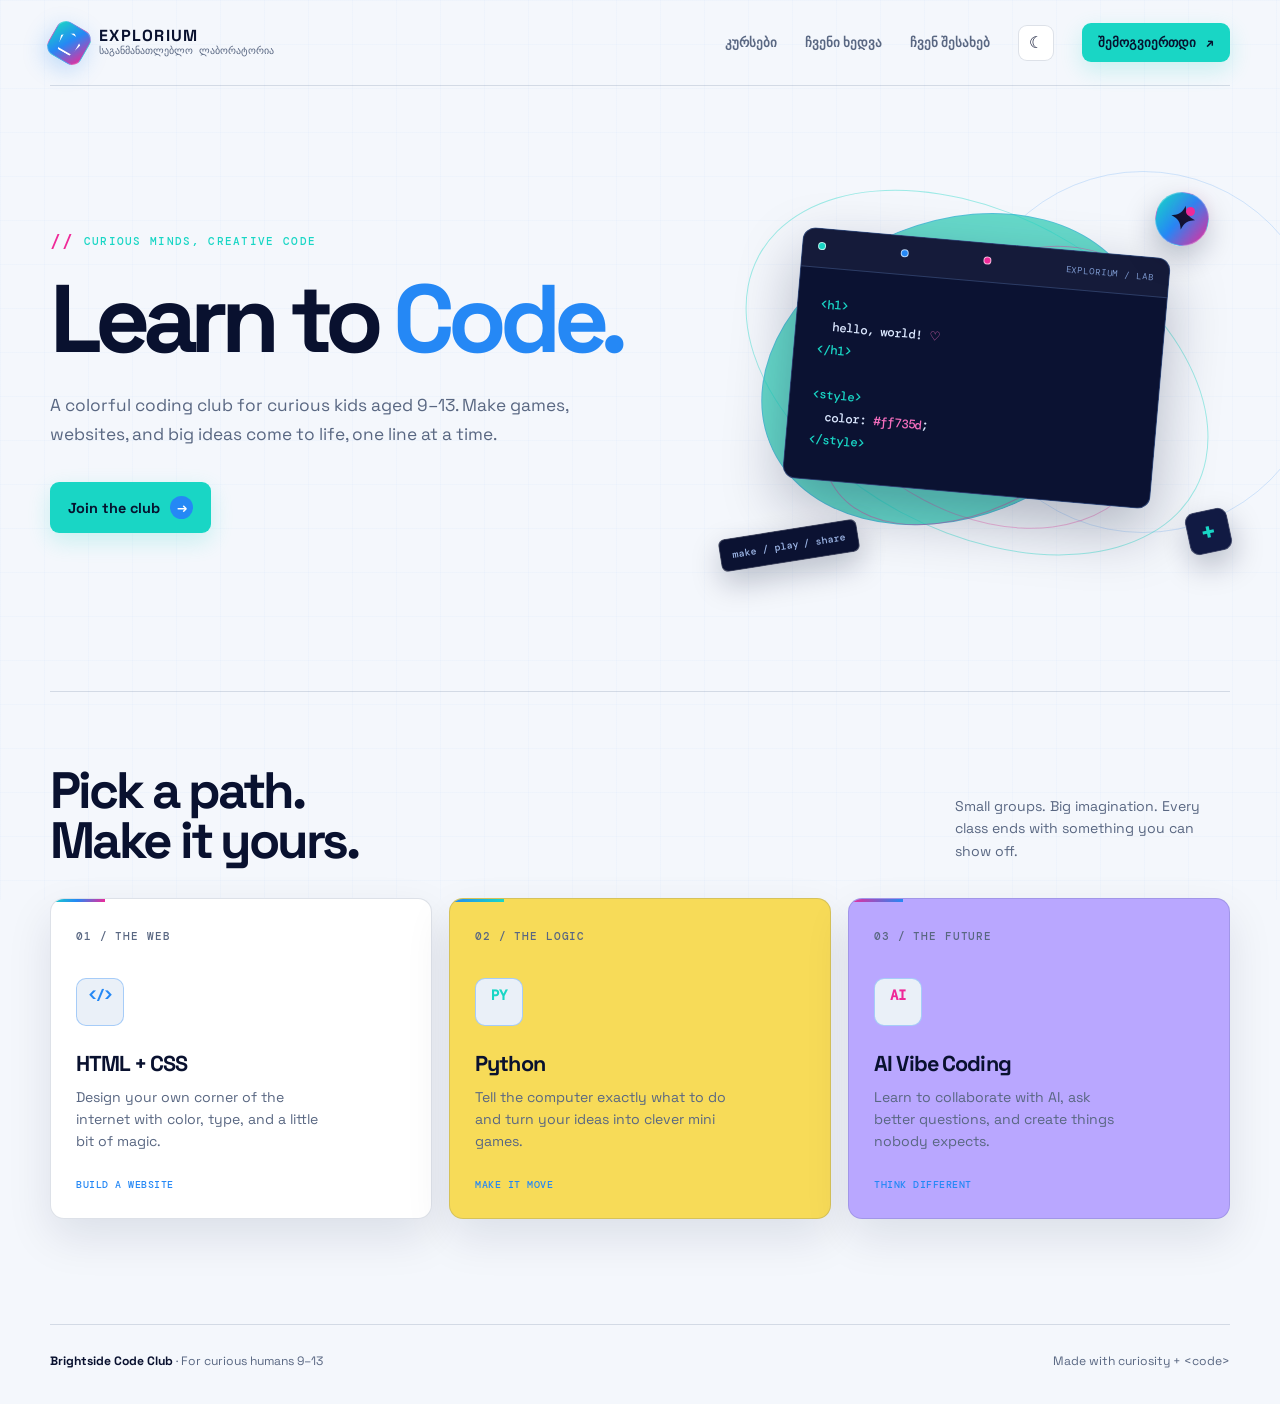
<file: index.html>
<!DOCTYPE html>
<html lang="en">
<head>
	<meta charset="UTF-8" />
	<meta name="viewport" content="width=device-width, initial-scale=1.0" />
	<meta name="description" content="Brightside Code Club helps curious kids learn to build with HTML, Python, and AI." />
	<title>Brightside Code Club | Learn to Code</title>
	<link rel="preconnect" href="https://fonts.googleapis.com" />
	<link rel="preconnect" href="https://fonts.gstatic.com" crossorigin />
	<link href="https://fonts.googleapis.com/css2?family=DM+Mono:wght@400;500&family=Space+Grotesk:wght@400;500;600;700&display=swap" rel="stylesheet" />
	<style>
		:root {
			--ink: #202337;
			--muted: #5f6479;
			--paper: #fffaf1;
			--pattern: rgba(32, 35, 55, 0.13);
			--coral: #ff735d;
			--aqua: #66d9ca;
			--lemon: #f7db58;
			--lilac: #b9a7ff;
			--line: rgba(32, 35, 55, 0.14);
			--shadow: 0 16px 0 rgba(32, 35, 55, 0.08);
		}

		body.dark-mode {
			--ink: #fffaf1;
			--muted: #b7bbce;
			--paper: #181a2b;
			--pattern: rgba(255, 250, 241, 0.12);
			--line: rgba(255, 250, 241, 0.18);
			--shadow: 0 16px 0 rgba(0, 0, 0, 0.3);
		}

		* { box-sizing: border-box; }

		html { scroll-behavior: smooth; }

		body {
			margin: 0;
			color: var(--ink);
			background: var(--paper);
			font-family: "Space Grotesk", sans-serif;
			overflow-x: hidden;
			transition: color 220ms ease, background-color 220ms ease;
		}

		body::before {
			content: "";
			position: fixed;
			inset: 0;
			z-index: -2;
			opacity: 0.42;
			background-image: radial-gradient(var(--pattern) 0.8px, transparent 0.8px);
			background-size: 19px 19px;
			pointer-events: none;
		}

		header, main, footer { width: min(1180px, calc(100% - 48px)); margin: 0 auto; }

		header {
			display: flex;
			align-items: center;
			justify-content: space-between;
			padding: 30px 0;
		}

		.brand {
			display: inline-flex;
			align-items: center;
			gap: 10px;
			color: var(--ink);
			font-size: 0.9rem;
			font-weight: 700;
			letter-spacing: 0.05em;
			text-decoration: none;
			text-transform: uppercase;
		}

		.brand-mark {
			display: grid;
			width: 34px;
			height: 34px;
			place-items: center;
			border: 2px solid var(--ink);
			border-radius: 11px;
			background: var(--lemon);
			box-shadow: 3px 3px 0 var(--ink);
			font-size: 1.05rem;
		}

		nav { display: flex; align-items: center; gap: 30px; }
		nav a { color: var(--muted); font-size: 0.9rem; font-weight: 600; text-decoration: none; }
		nav a:hover { color: var(--ink); }

		.theme-toggle {
			display: inline-grid;
			width: 38px;
			height: 38px;
			place-items: center;
			padding: 0;
			color: var(--ink);
			border: 2px solid var(--ink);
			border-radius: 50%;
			background: transparent;
			font-size: 1rem;
			cursor: pointer;
			transition: transform 160ms ease, background-color 160ms ease;
		}

		.theme-toggle:hover { background: var(--lemon); transform: rotate(12deg); }
		.theme-toggle .sun-icon { display: none; }
		.dark-mode .theme-toggle .moon-icon { display: none; }
		.dark-mode .theme-toggle .sun-icon { display: inline; }

		.nav-join, .hero-button {
			display: inline-flex;
			align-items: center;
			justify-content: center;
			color: var(--ink);
			border: 2px solid var(--ink);
			border-radius: 999px;
			background: var(--coral);
			font-weight: 700;
			text-decoration: none;
			box-shadow: 4px 4px 0 var(--ink);
			transition: transform 160ms ease, box-shadow 160ms ease;
		}

		.nav-join { padding: 10px 19px; font-size: 0.85rem; }
		.nav-join:hover, .hero-button:hover { transform: translate(2px, 2px); box-shadow: 2px 2px 0 var(--ink); }

		.hero {
			display: grid;
			min-height: 535px;
			grid-template-columns: 1.08fr 0.92fr;
			align-items: center;
			gap: 80px;
			padding: 68px 0 85px;
		}

		.eyebrow {
			display: inline-flex;
			align-items: center;
			gap: 8px;
			margin: 0 0 22px;
			color: var(--muted);
			font-family: "DM Mono", monospace;
			font-size: 0.76rem;
			letter-spacing: 0.08em;
			text-transform: uppercase;
		}

		.eyebrow::before { content: "✦"; color: var(--coral); font-size: 1.15rem; }

		h1 {
			max-width: 680px;
			margin: 0;
			font-size: clamp(4rem, 8vw, 7.8rem);
			font-weight: 700;
			letter-spacing: -0.08em;
			line-height: 0.86;
		}

		h1 span { color: var(--coral); }

		.hero-copy {
			max-width: 460px;
			margin: 30px 0 34px;
			color: var(--muted);
			font-size: 1.12rem;
			line-height: 1.55;
		}

		.hero-button { gap: 13px; padding: 15px 22px 15px 25px; font-size: 1rem; }
		.hero-button span { display: grid; width: 23px; height: 23px; place-items: center; border-radius: 50%; background: var(--lemon); font-size: 0.8rem; }

		.hero-art {
			position: relative;
			min-height: 410px;
		}

		.hero-art::before {
			content: "";
			position: absolute;
			top: 14%;
			left: 12%;
			width: 75%;
			height: 70%;
			border-radius: 48% 52% 55% 45%;
			background: var(--aqua);
			transform: rotate(-10deg);
		}

		.orbit, .orbit-two { position: absolute; border: 1.5px solid var(--ink); border-radius: 50%; transform: rotate(25deg); }
		.orbit { top: 13%; left: 5%; width: 100%; height: 72%; }
		.orbit-two { top: 27%; left: 16%; width: 78%; height: 55%; transform: rotate(-35deg); }

		.code-window {
			position: absolute;
			top: 17%;
			left: 18%;
			width: 70%;
			overflow: hidden;
			border: 2px solid var(--ink);
			border-radius: 18px;
			background: var(--paper);
			box-shadow: 9px 10px 0 var(--ink);
			transform: rotate(5deg);
		}

		.window-top { display: flex; gap: 6px; padding: 13px 15px; border-bottom: 2px solid var(--ink); background: var(--coral); }
		.window-top i { display: block; width: 8px; height: 8px; border: 1px solid var(--ink); border-radius: 50%; background: var(--lemon); }
		.code-window pre { margin: 0; padding: 25px 22px 29px; color: var(--ink); font: 500 0.85rem/1.8 "DM Mono", monospace; }
		.code-window .tag { color: #eb5e50; }
		.code-window .value { color: #377e71; }

		.sticker { position: absolute; z-index: 2; display: grid; place-items: center; border: 2px solid var(--ink); font-weight: 700; box-shadow: 4px 4px 0 var(--ink); }
		.sticker-bolt { top: 5%; right: 4%; width: 65px; height: 65px; border-radius: 50%; background: var(--lemon); font-size: 2rem; transform: rotate(12deg); }
		.sticker-plus { right: 0; bottom: 9%; width: 50px; height: 50px; border-radius: 13px; background: var(--lilac); font-size: 1.7rem; transform: rotate(-12deg); }
		.sticker-code { bottom: 7%; left: 3%; padding: 11px 15px; border-radius: 9px; background: var(--paper); font: 500 0.75rem "DM Mono", monospace; transform: rotate(-9deg); }

		.courses-section { padding: 58px 0 90px; }
		.section-heading { display: flex; align-items: end; justify-content: space-between; gap: 30px; margin-bottom: 32px; }
		.section-heading h2 { max-width: 390px; margin: 0; font-size: clamp(2rem, 4vw, 3.3rem); letter-spacing: -0.06em; line-height: 0.98; }
		.section-note { max-width: 240px; margin: 0 0 4px; color: var(--muted); font-size: 0.9rem; line-height: 1.5; }

		.course-grid { display: grid; grid-template-columns: repeat(3, 1fr); gap: 18px; }
		.course-card { display: block; min-height: 285px; padding: 25px; color: inherit; border: 2px solid var(--ink); border-radius: 18px; background: var(--aqua); box-shadow: var(--shadow); text-decoration: none; transition: transform 180ms ease; }
		.course-card:hover { transform: translateY(-7px) rotate(-1deg); }
		.course-card:nth-child(2) { background: var(--lemon); }
		.course-card:nth-child(3) { background: var(--lilac); }
		.card-number { font: 500 0.75rem "DM Mono", monospace; }
		.course-icon { display: grid; width: 52px; height: 52px; margin: 32px 0 23px; place-items: center; border: 2px solid var(--ink); border-radius: 50%; background: var(--paper); font-size: 1.45rem; }
		.course-card h3 { margin: 0 0 9px; font-size: 1.35rem; letter-spacing: -0.04em; }
		.course-card p { max-width: 230px; margin: 0; color: rgba(32, 35, 55, 0.7); font-size: 0.9rem; line-height: 1.45; }
		.course-tag { display: inline-block; margin-top: 25px; font: 500 0.68rem "DM Mono", monospace; letter-spacing: 0.05em; text-transform: uppercase; }

		footer { display: flex; justify-content: space-between; padding: 28px 0 35px; border-top: 1px solid var(--line); color: var(--muted); font-size: 0.8rem; }
		footer strong { color: var(--ink); }

		@media (max-width: 760px) {
			header, main, footer { width: min(100% - 34px, 520px); }
			header { padding: 20px 0; }
			nav a { display: none; }
			.hero { display: block; min-height: 0; padding: 62px 0 55px; }
			h1 { font-size: clamp(4rem, 20vw, 6.5rem); }
			.hero-art { min-height: 335px; margin-top: 35px; overflow: hidden; }
			.code-window { left: 12%; width: 76%; }
			.section-heading { display: block; }
			.section-note { margin-top: 15px; }
			.course-grid { grid-template-columns: 1fr; gap: 15px; }
			.course-card { min-height: 225px; }
			.course-icon { margin-top: 22px; }
			footer { display: block; line-height: 1.8; }
		}

		@media (prefers-reduced-motion: reduce) {
			*, *::before, *::after { scroll-behavior: auto !important; transition: none !important; }
		}
	</style>
	<link rel="stylesheet" href="styles.css" />
</head>
<body>
	<header>
		<a class="brand" href="index.html#top" aria-label="Brightside Code Club home"><span class="brand-mark">&lt;/&gt;</span> Brightside Club</a>
		<nav aria-label="Main navigation">
			<a href="courses.html">კურსები</a>
			<a href="vibe.html">ჩვენი ხედვა</a>
			<a href="about.html">ჩვენ შესახებ</a>
			<button class="theme-toggle" type="button" aria-label="Switch to dark mode" title="Switch to dark mode">
				<span class="moon-icon" aria-hidden="true">☾</span>
				<span class="sun-icon" aria-hidden="true">☀</span>
			</button>
			<a class="nav-join" href="join.html">შემოგვიერთდი <span aria-hidden="true">↗</span></a>
		</nav>
	</header>

	<main id="top">
		<section class="hero" id="about">
			<div>
				<p class="eyebrow">Curious minds, creative code</p>
				<h1>Learn to <span>Code.</span></h1>
				<p class="hero-copy">A colorful coding club for curious kids aged 9–13. Make games, websites, and big ideas come to life, one line at a time.</p>
				<a class="hero-button" id="join" href="mailto:hello@brightside.club?subject=I%20want%20to%20join">Join the club <span aria-hidden="true">→</span></a>
			</div>
			<div class="hero-art" aria-label="A playful code editor illustration">
				<div class="orbit"></div>
				<div class="orbit-two"></div>
				<div class="sticker sticker-bolt" aria-hidden="true">✦</div>
				<div class="sticker sticker-plus" aria-hidden="true">+</div>
				<div class="sticker sticker-code" aria-hidden="true">make / play / share</div>
				<div class="code-window">
					<div class="window-top"><i></i><i></i><i></i></div>
					<pre><span class="tag">&lt;h1&gt;</span><br />  hello, world! <span class="value">♡</span><br /><span class="tag">&lt;/h1&gt;</span><br /><br /><span class="tag">&lt;style&gt;</span><br />  color: <span class="value">#ff735d</span>;<br /><span class="tag">&lt;/style&gt;</span></pre>
				</div>
			</div>
		</section>

		<section class="courses-section" id="courses">
			<div class="section-heading">
				<h2>Pick a path.<br />Make it yours.</h2>
				<p class="section-note">Small groups. Big imagination. Every class ends with something you can show off.</p>
			</div>
			<div class="course-grid">
				<a class="course-card" href="html-css.html">
					<span class="card-number">01 / THE WEB</span>
					<div class="course-icon" aria-hidden="true">&lt;/&gt;</div>
					<h3>HTML + CSS</h3>
					<p>Design your own corner of the internet with color, type, and a little bit of magic.</p>
					<span class="course-tag">Build a website</span>
				</a>
				<a class="course-card" href="python.html">
					<span class="card-number">02 / THE LOGIC</span>
					<div class="course-icon" aria-hidden="true">🐍</div>
					<h3>Python</h3>
					<p>Tell the computer exactly what to do and turn your ideas into clever mini games.</p>
					<span class="course-tag">Make it move</span>
				</a>
				<a class="course-card" href="ai-vibe-coding.html">
					<span class="card-number">03 / THE FUTURE</span>
					<div class="course-icon" aria-hidden="true">✦</div>
					<h3>AI Vibe Coding</h3>
					<p>Learn to collaborate with AI, ask better questions, and create things nobody expects.</p>
					<span class="course-tag">Think different</span>
				</a>
			</div>
		</section>
	</main>

	<footer>
		<span><strong>Brightside Code Club</strong> · For curious humans 9–13</span>
		<span>Made with curiosity + &lt;code&gt;</span>
	</footer>

	<script src="script.js"></script>
</body>
</html>
</file>
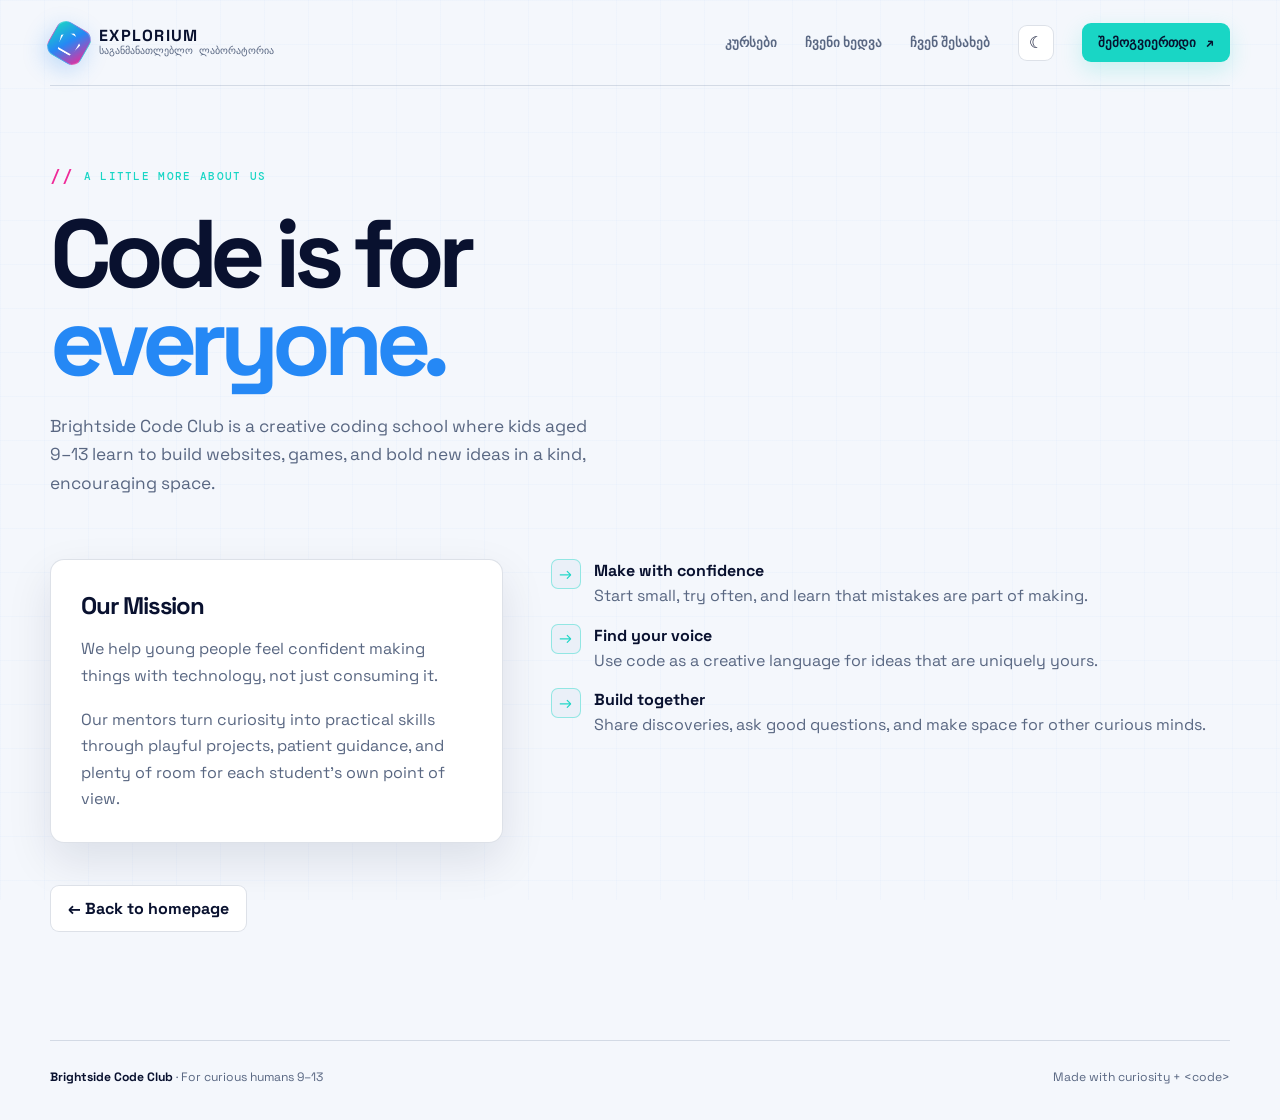
<file: about.html>
<!DOCTYPE html>
<html lang="en">
<head>
	<meta charset="UTF-8" />
	<meta name="viewport" content="width=device-width, initial-scale=1.0" />
	<meta name="description" content="Learn about Brightside Code Club, a creative coding school for curious kids aged 9–13." />
	<title>About Us | Brightside Code Club</title>
	<link rel="preconnect" href="https://fonts.googleapis.com" />
	<link rel="preconnect" href="https://fonts.gstatic.com" crossorigin />
	<link href="https://fonts.googleapis.com/css2?family=DM+Mono:wght@400;500&family=Space+Grotesk:wght@400;500;600;700&display=swap" rel="stylesheet" />
	<link rel="stylesheet" href="styles.css" />
</head>
<body>
	<header>
		<a class="brand" href="index.html#top" aria-label="Brightside Code Club home"><span class="brand-mark">&lt;/&gt;</span> Brightside Club</a>
		<nav aria-label="Main navigation">
			<a href="courses.html">კურსები</a>
			<a href="vibe.html">ჩვენი ხედვა</a>
			<a href="about.html">ჩვენ შესახებ</a>
			<button class="theme-toggle" type="button" aria-label="Switch to dark mode" title="Switch to dark mode"><span class="moon-icon" aria-hidden="true">☾</span><span class="sun-icon" aria-hidden="true">☀</span></button>
			<a class="nav-join" href="join.html">შემოგვიერთდი <span aria-hidden="true">↗</span></a>
		</nav>
	</header>

	<main class="page-main">
		<section class="page-intro">
			<p class="eyebrow">A little more about us</p>
			<h1 class="page-title">Code is for <span>everyone.</span></h1>
			<p class="page-lede">Brightside Code Club is a creative coding school where kids aged 9–13 learn to build websites, games, and bold new ideas in a kind, encouraging space.</p>
		</section>
		<section class="content-layout">
			<div class="content-panel">
				<h2>Our Mission</h2>
				<p>We help young people feel confident making things with technology, not just consuming it.</p>
				<p>Our mentors turn curiosity into practical skills through playful projects, patient guidance, and plenty of room for each student’s own point of view.</p>
			</div>
			<ul class="feature-list">
				<li><div><strong>Make with confidence</strong>Start small, try often, and learn that mistakes are part of making.</div></li>
				<li><div><strong>Find your voice</strong>Use code as a creative language for ideas that are uniquely yours.</div></li>
				<li><div><strong>Build together</strong>Share discoveries, ask good questions, and make space for other curious minds.</div></li>
			</ul>
		</section>
		<a class="back-link" href="index.html#top">← Back to homepage</a>
	</main>

	<footer><span><strong>Brightside Code Club</strong> · For curious humans 9–13</span><span>Made with curiosity + &lt;code&gt;</span></footer>
	<script src="script.js"></script>
</body>
</html>
</file>
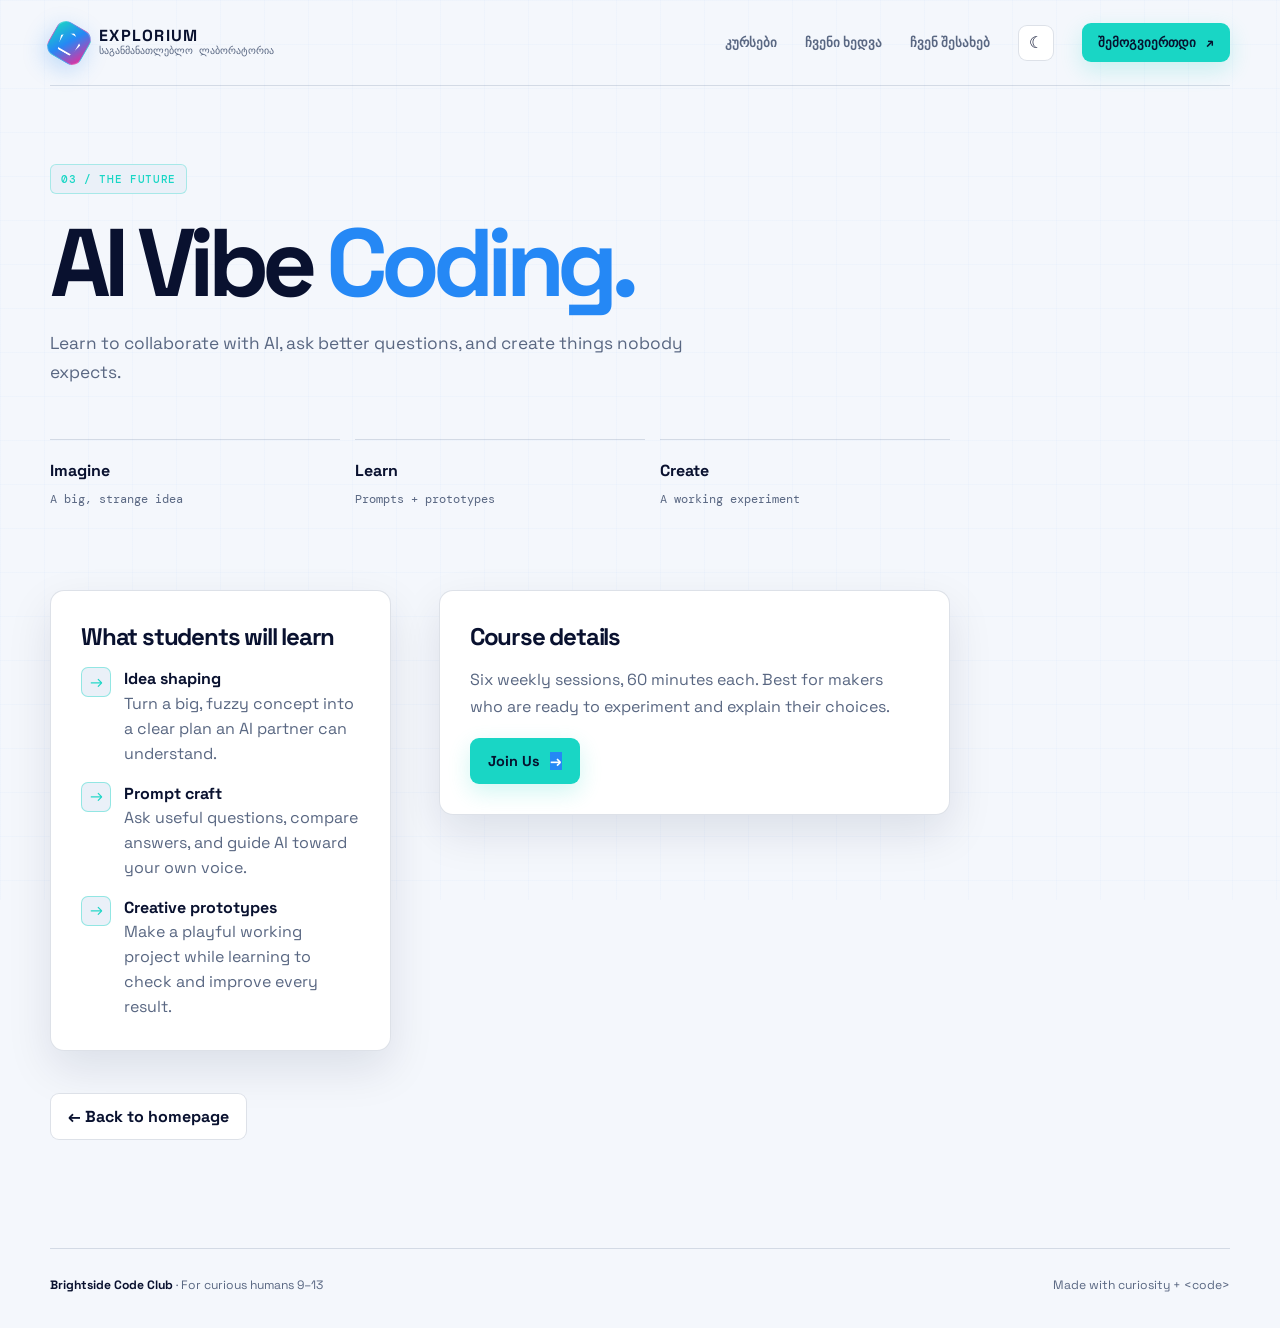
<file: ai-vibe-coding.html>
<!DOCTYPE html>
<html lang="en">
<head><meta charset="UTF-8" /><meta name="viewport" content="width=device-width, initial-scale=1.0" /><meta name="description" content="Learn AI Vibe Coding at Brightside Code Club." /><title>AI Vibe Coding | Brightside Code Club</title><link rel="preconnect" href="https://fonts.googleapis.com" /><link rel="preconnect" href="https://fonts.gstatic.com" crossorigin /><link href="https://fonts.googleapis.com/css2?family=DM+Mono:wght@400;500&family=Space+Grotesk:wght@400;500;600;700&display=swap" rel="stylesheet" /><link rel="stylesheet" href="styles.css" /></head>
<body><header><a class="brand" href="index.html#top" aria-label="Brightside Code Club home"><span class="brand-mark">&lt;/&gt;</span> Brightside Club</a><nav aria-label="Main navigation"><a href="courses.html">Courses</a><a href="vibe.html">Our vibe</a><button class="theme-toggle" type="button" aria-label="Switch to dark mode" title="Switch to dark mode"><span class="moon-icon" aria-hidden="true">☾</span><span class="sun-icon" aria-hidden="true">☀</span></button><a class="nav-join" href="join.html">Join us <span aria-hidden="true">↗</span></a></nav></header><main class="page-main"><section class="course-detail"><span class="course-flag">03 / The future</span><h1>AI Vibe <span>Coding.</span></h1><p class="course-lede">Learn to collaborate with AI, ask better questions, and create things nobody expects.</p><div class="detail-band"><div class="detail-stat"><strong>Imagine</strong><span>A big, strange idea</span></div><div class="detail-stat"><strong>Learn</strong><span>Prompts + prototypes</span></div><div class="detail-stat"><strong>Create</strong><span>A working experiment</span></div></div><div class="content-layout"><div class="content-panel"><h2>What students will learn</h2><ul class="feature-list"><li><div><strong>Idea shaping</strong>Turn a big, fuzzy concept into a clear plan an AI partner can understand.</div></li><li><div><strong>Prompt craft</strong>Ask useful questions, compare answers, and guide AI toward your own voice.</div></li><li><div><strong>Creative prototypes</strong>Make a playful working project while learning to check and improve every result.</div></li></ul></div><div class="content-panel"><h2>Course details</h2><p>Six weekly sessions, 60 minutes each. Best for makers who are ready to experiment and explain their choices.</p><a class="hero-button" href="join.html">Join Us <span aria-hidden="true">→</span></a></div></div><a class="back-link" href="index.html#courses">← Back to homepage</a></section></main><footer><span><strong>Brightside Code Club</strong> · For curious humans 9–13</span><span>Made with curiosity + &lt;code&gt;</span></footer><script src="script.js"></script></body></html>
</file>
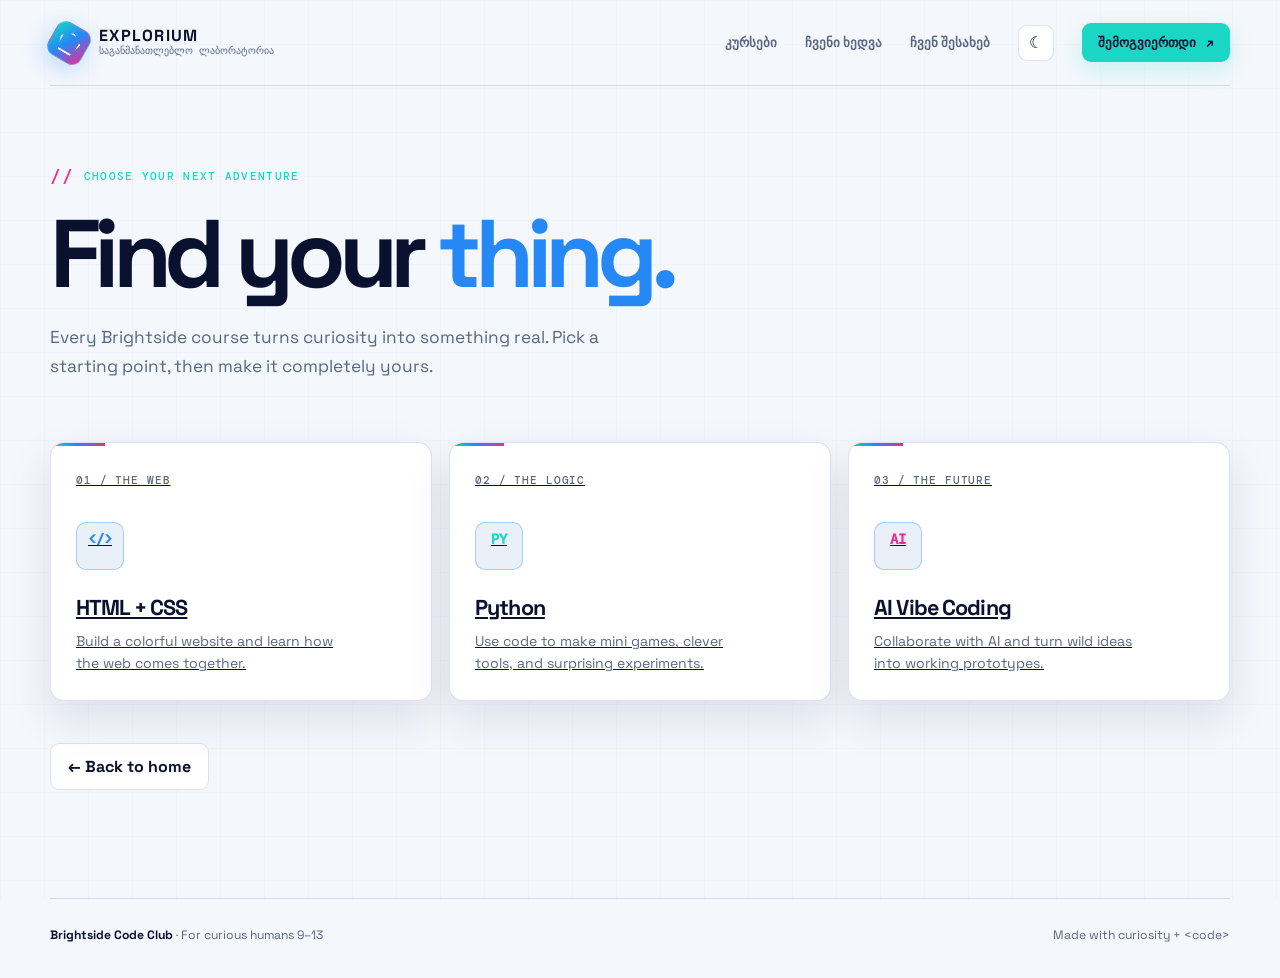
<file: courses.html>
<!DOCTYPE html>
<html lang="en">
<head>
	<meta charset="UTF-8" />
	<meta name="viewport" content="width=device-width, initial-scale=1.0" />
	<meta name="description" content="Explore Brightside Code Club courses for curious kids aged 9–13." />
	<title>Courses | Brightside Code Club</title>
	<link rel="preconnect" href="https://fonts.googleapis.com" />
	<link rel="preconnect" href="https://fonts.gstatic.com" crossorigin />
	<link href="https://fonts.googleapis.com/css2?family=DM+Mono:wght@400;500&family=Space+Grotesk:wght@400;500;600;700&display=swap" rel="stylesheet" />
	<link rel="stylesheet" href="styles.css" />
</head>
<body>
	<header>
		<a class="brand" href="index.html#top" aria-label="Brightside Code Club home"><span class="brand-mark">&lt;/&gt;</span> Brightside Club</a>
		<nav aria-label="Main navigation">
			<a href="courses.html">კურსები</a>
			<a href="vibe.html">ჩვენი ხედვა</a>
			<a href="about.html">ჩვენ შესახებ</a>
			<button class="theme-toggle" type="button" aria-label="Switch to dark mode" title="Switch to dark mode"><span class="moon-icon" aria-hidden="true">☾</span><span class="sun-icon" aria-hidden="true">☀</span></button>
			<a class="nav-join" href="join.html">შემოგვიერთდი <span aria-hidden="true">↗</span></a>
		</nav>
	</header>
	<main class="page-main">
		<section class="page-intro">
			<p class="eyebrow">Choose your next adventure</p>
			<h1 class="page-title">Find your <span>thing.</span></h1>
			<p class="page-lede">Every Brightside course turns curiosity into something real. Pick a starting point, then make it completely yours.</p>
		</section>
		<section class="page-grid" aria-label="Brightside courses">
			<a class="page-card aqua" href="html-css.html"><span class="page-card-label">01 / THE WEB</span><div class="page-card-icon" aria-hidden="true">&lt;/&gt;</div><h2>HTML + CSS</h2><p>Build a colorful website and learn how the web comes together.</p></a>
			<a class="page-card lemon" href="python.html"><span class="page-card-label">02 / THE LOGIC</span><div class="page-card-icon" aria-hidden="true">🐍</div><h2>Python</h2><p>Use code to make mini games, clever tools, and surprising experiments.</p></a>
			<a class="page-card lilac" href="ai-vibe-coding.html"><span class="page-card-label">03 / THE FUTURE</span><div class="page-card-icon" aria-hidden="true">✦</div><h2>AI Vibe Coding</h2><p>Collaborate with AI and turn wild ideas into working prototypes.</p></a>
		</section>
		<a class="back-link" href="index.html#top">← Back to home</a>
	</main>
	<footer><span><strong>Brightside Code Club</strong> · For curious humans 9–13</span><span>Made with curiosity + &lt;code&gt;</span></footer>
	<script src="script.js"></script>
</body>
</html>
</file>
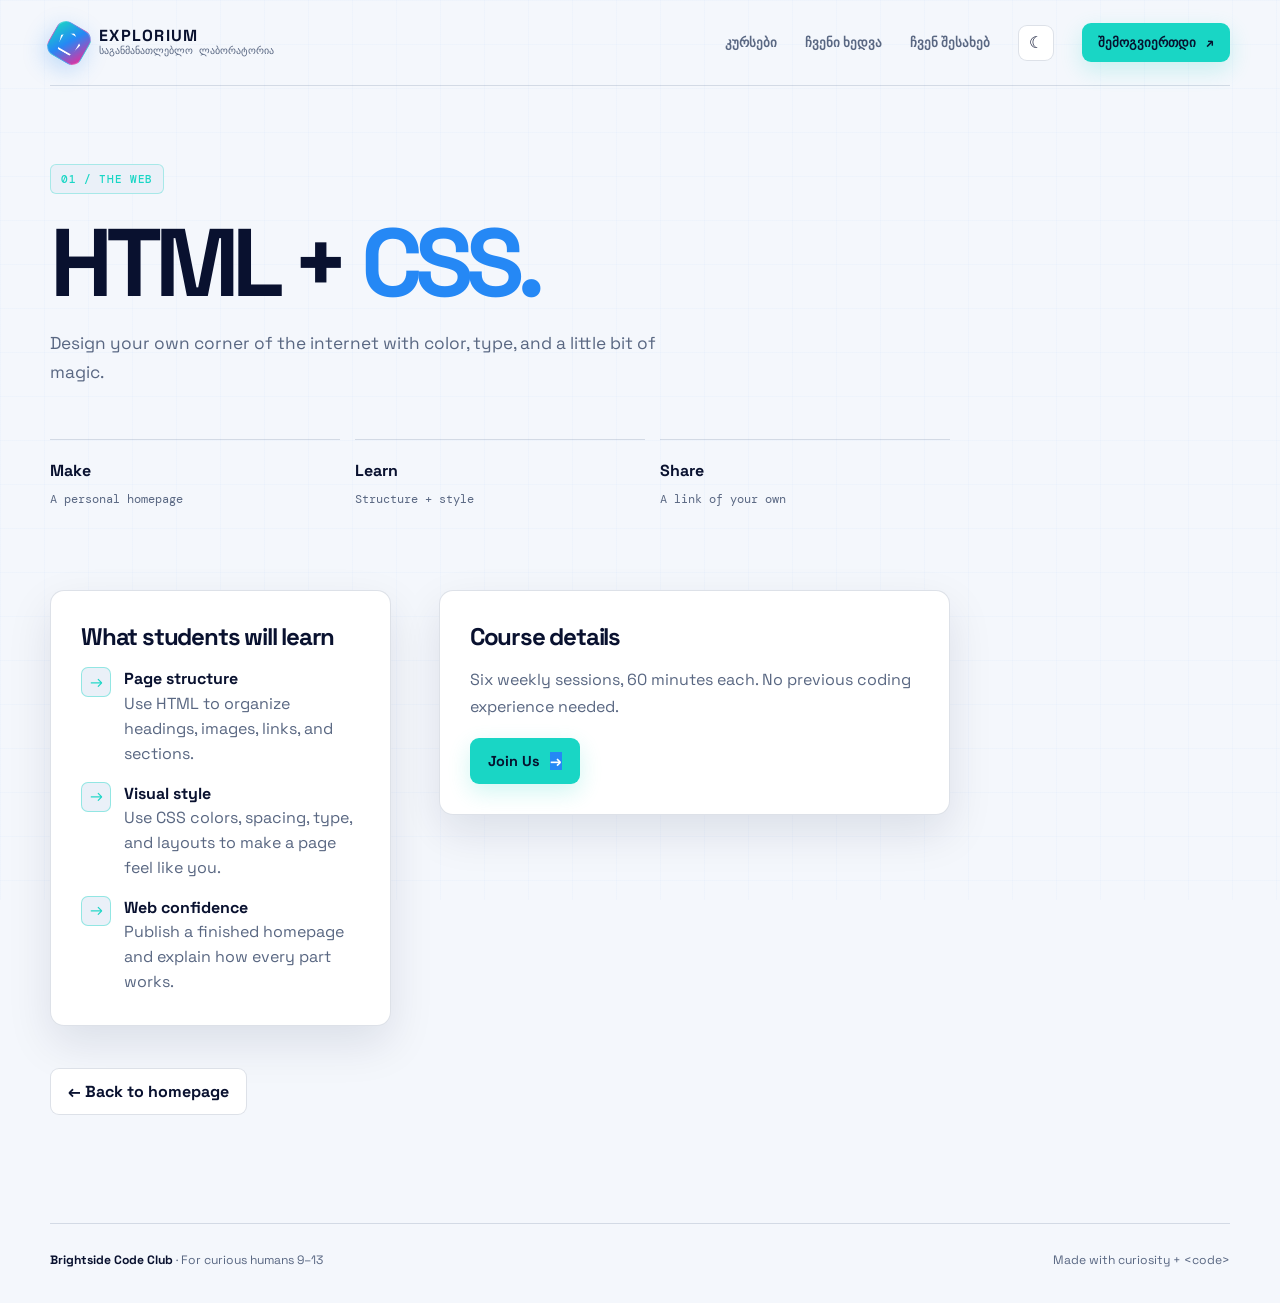
<file: html-css.html>
<!DOCTYPE html>
<html lang="en">
<head><meta charset="UTF-8" /><meta name="viewport" content="width=device-width, initial-scale=1.0" /><meta name="description" content="Learn HTML and CSS at Brightside Code Club." /><title>HTML + CSS | Brightside Code Club</title><link rel="preconnect" href="https://fonts.googleapis.com" /><link rel="preconnect" href="https://fonts.gstatic.com" crossorigin /><link href="https://fonts.googleapis.com/css2?family=DM+Mono:wght@400;500&family=Space+Grotesk:wght@400;500;600;700&display=swap" rel="stylesheet" /><link rel="stylesheet" href="styles.css" /></head>
<body><header><a class="brand" href="index.html#top" aria-label="Brightside Code Club home"><span class="brand-mark">&lt;/&gt;</span> Brightside Club</a><nav aria-label="Main navigation"><a href="courses.html">Courses</a><a href="vibe.html">Our vibe</a><button class="theme-toggle" type="button" aria-label="Switch to dark mode" title="Switch to dark mode"><span class="moon-icon" aria-hidden="true">☾</span><span class="sun-icon" aria-hidden="true">☀</span></button><a class="nav-join" href="join.html">Join us <span aria-hidden="true">↗</span></a></nav></header><main class="page-main"><section class="course-detail"><span class="course-flag">01 / The web</span><h1>HTML + <span>CSS.</span></h1><p class="course-lede">Design your own corner of the internet with color, type, and a little bit of magic.</p><div class="detail-band"><div class="detail-stat"><strong>Make</strong><span>A personal homepage</span></div><div class="detail-stat"><strong>Learn</strong><span>Structure + style</span></div><div class="detail-stat"><strong>Share</strong><span>A link of your own</span></div></div><div class="content-layout"><div class="content-panel"><h2>What students will learn</h2><ul class="feature-list"><li><div><strong>Page structure</strong>Use HTML to organize headings, images, links, and sections.</div></li><li><div><strong>Visual style</strong>Use CSS colors, spacing, type, and layouts to make a page feel like you.</div></li><li><div><strong>Web confidence</strong>Publish a finished homepage and explain how every part works.</div></li></ul></div><div class="content-panel"><h2>Course details</h2><p>Six weekly sessions, 60 minutes each. No previous coding experience needed.</p><a class="hero-button" href="join.html">Join Us <span aria-hidden="true">→</span></a></div></div><a class="back-link" href="index.html#courses">← Back to homepage</a></section></main><footer><span><strong>Brightside Code Club</strong> · For curious humans 9–13</span><span>Made with curiosity + &lt;code&gt;</span></footer><script src="script.js"></script></body></html>
</file>
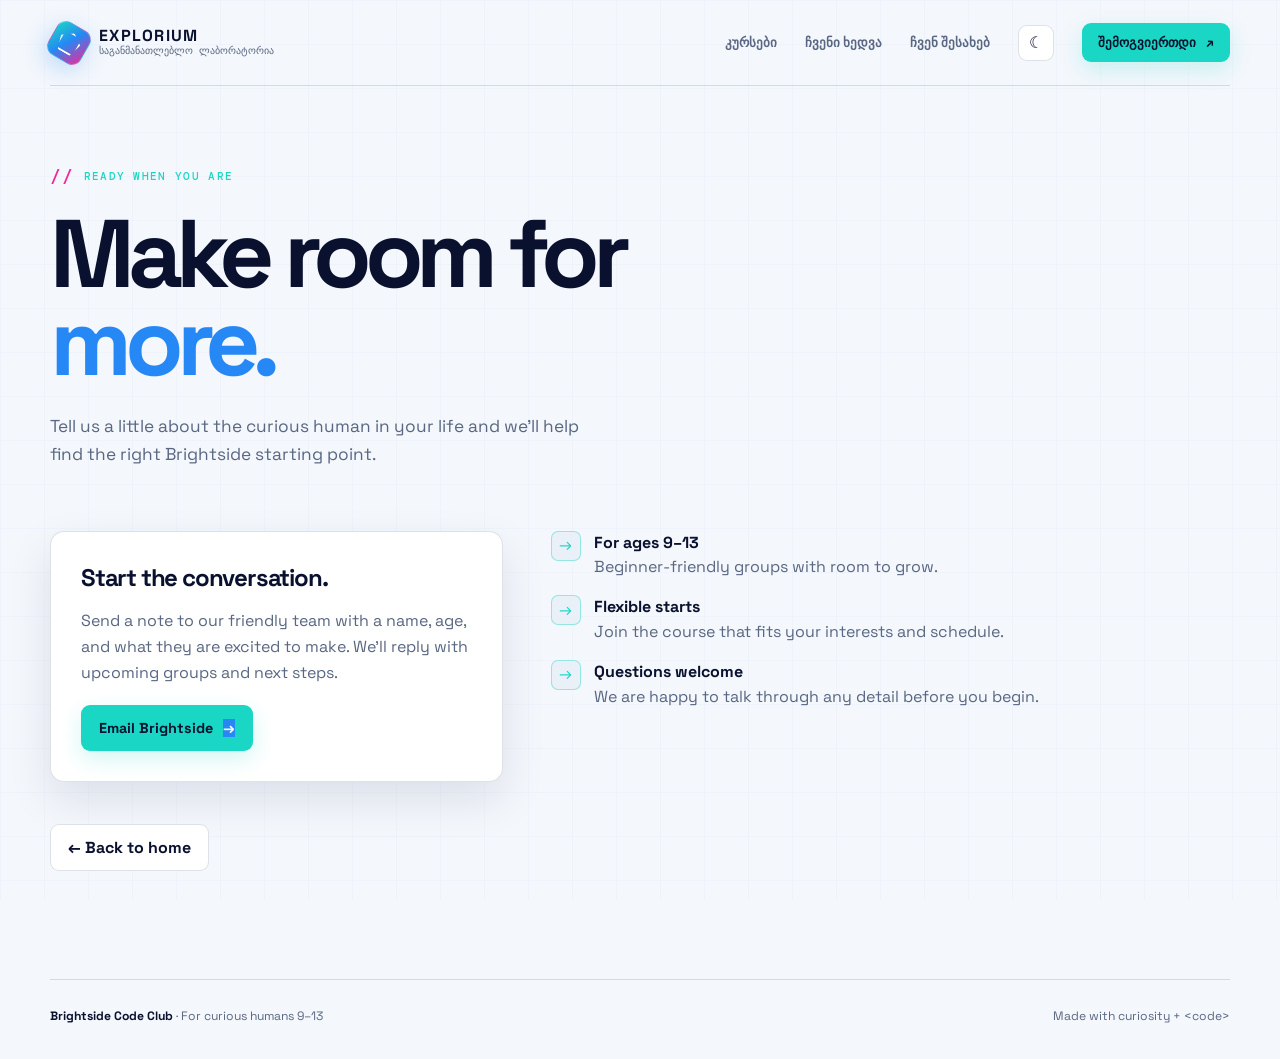
<file: join.html>
<!DOCTYPE html>
<html lang="en">
<head>
	<meta charset="UTF-8" />
	<meta name="viewport" content="width=device-width, initial-scale=1.0" />
	<meta name="description" content="Join Brightside Code Club and start making with code." />
	<title>Join Us | Brightside Code Club</title>
	<link rel="preconnect" href="https://fonts.googleapis.com" /><link rel="preconnect" href="https://fonts.gstatic.com" crossorigin />
	<link href="https://fonts.googleapis.com/css2?family=DM+Mono:wght@400;500&family=Space+Grotesk:wght@400;500;600;700&display=swap" rel="stylesheet" /><link rel="stylesheet" href="styles.css" />
</head>
<body>
	<header><a class="brand" href="index.html#top" aria-label="Brightside Code Club home"><span class="brand-mark">&lt;/&gt;</span> Brightside Club</a><nav aria-label="Main navigation"><a href="courses.html">Courses</a><a href="vibe.html">Our vibe</a><a href="about.html">About Us</a><button class="theme-toggle" type="button" aria-label="Switch to dark mode" title="Switch to dark mode"><span class="moon-icon" aria-hidden="true">☾</span><span class="sun-icon" aria-hidden="true">☀</span></button><a class="nav-join" href="join.html">Join us <span aria-hidden="true">↗</span></a></nav></header>
	<main class="page-main"><section class="page-intro"><p class="eyebrow">Ready when you are</p><h1 class="page-title">Make room for <span>more.</span></h1><p class="page-lede">Tell us a little about the curious human in your life and we’ll help find the right Brightside starting point.</p></section><section class="content-layout"><div class="content-panel"><h2>Start the conversation.</h2><p>Send a note to our friendly team with a name, age, and what they are excited to make. We’ll reply with upcoming groups and next steps.</p><a class="hero-button" href="mailto:hello@brightside.club?subject=I%20want%20to%20join">Email Brightside <span aria-hidden="true">→</span></a></div><ul class="feature-list"><li><div><strong>For ages 9–13</strong>Beginner-friendly groups with room to grow.</div></li><li><div><strong>Flexible starts</strong>Join the course that fits your interests and schedule.</div></li><li><div><strong>Questions welcome</strong>We are happy to talk through any detail before you begin.</div></li></ul></section><a class="back-link" href="index.html#top">← Back to home</a></main>
	<footer><span><strong>Brightside Code Club</strong> · For curious humans 9–13</span><span>Made with curiosity + &lt;code&gt;</span></footer><script src="script.js"></script>
</body>
</html>
</file>
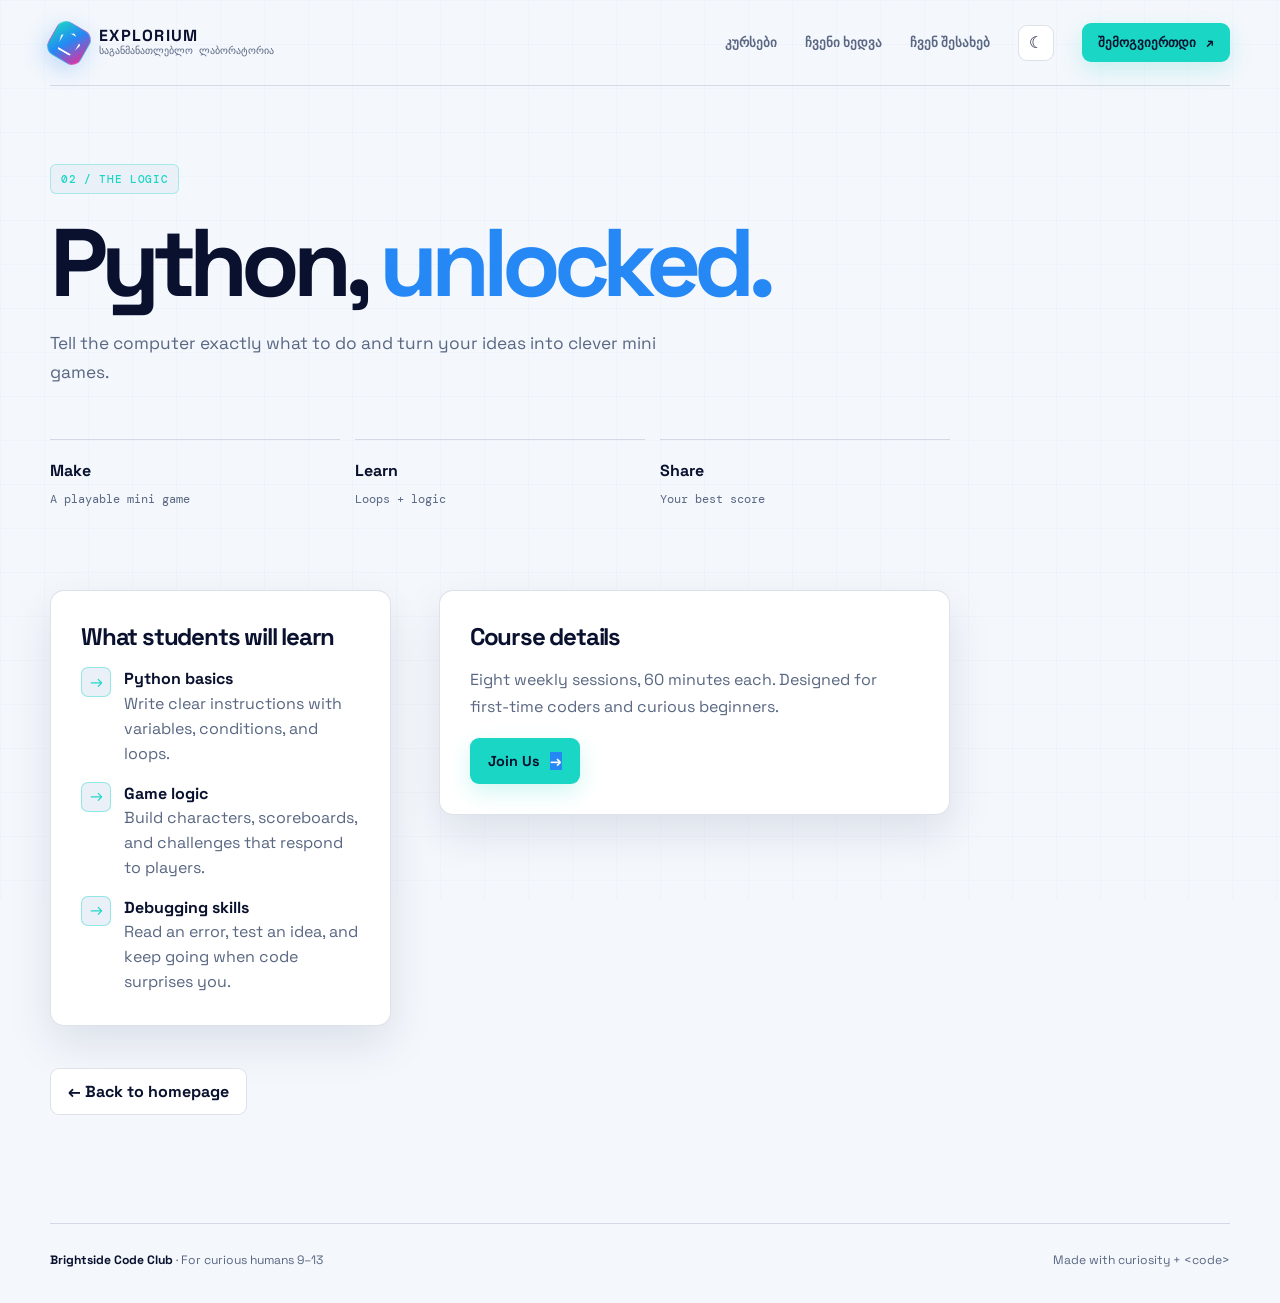
<file: python.html>
<!DOCTYPE html>
<html lang="en">
<head><meta charset="UTF-8" /><meta name="viewport" content="width=device-width, initial-scale=1.0" /><meta name="description" content="Learn Python at Brightside Code Club." /><title>Python | Brightside Code Club</title><link rel="preconnect" href="https://fonts.googleapis.com" /><link rel="preconnect" href="https://fonts.gstatic.com" crossorigin /><link href="https://fonts.googleapis.com/css2?family=DM+Mono:wght@400;500&family=Space+Grotesk:wght@400;500;600;700&display=swap" rel="stylesheet" /><link rel="stylesheet" href="styles.css" /></head>
<body><header><a class="brand" href="index.html#top" aria-label="Brightside Code Club home"><span class="brand-mark">&lt;/&gt;</span> Brightside Club</a><nav aria-label="Main navigation"><a href="courses.html">Courses</a><a href="vibe.html">Our vibe</a><button class="theme-toggle" type="button" aria-label="Switch to dark mode" title="Switch to dark mode"><span class="moon-icon" aria-hidden="true">☾</span><span class="sun-icon" aria-hidden="true">☀</span></button><a class="nav-join" href="join.html">Join us <span aria-hidden="true">↗</span></a></nav></header><main class="page-main"><section class="course-detail"><span class="course-flag">02 / The logic</span><h1>Python, <span>unlocked.</span></h1><p class="course-lede">Tell the computer exactly what to do and turn your ideas into clever mini games.</p><div class="detail-band"><div class="detail-stat"><strong>Make</strong><span>A playable mini game</span></div><div class="detail-stat"><strong>Learn</strong><span>Loops + logic</span></div><div class="detail-stat"><strong>Share</strong><span>Your best score</span></div></div><div class="content-layout"><div class="content-panel"><h2>What students will learn</h2><ul class="feature-list"><li><div><strong>Python basics</strong>Write clear instructions with variables, conditions, and loops.</div></li><li><div><strong>Game logic</strong>Build characters, scoreboards, and challenges that respond to players.</div></li><li><div><strong>Debugging skills</strong>Read an error, test an idea, and keep going when code surprises you.</div></li></ul></div><div class="content-panel"><h2>Course details</h2><p>Eight weekly sessions, 60 minutes each. Designed for first-time coders and curious beginners.</p><a class="hero-button" href="join.html">Join Us <span aria-hidden="true">→</span></a></div></div><a class="back-link" href="index.html#courses">← Back to homepage</a></section></main><footer><span><strong>Brightside Code Club</strong> · For curious humans 9–13</span><span>Made with curiosity + &lt;code&gt;</span></footer><script src="script.js"></script></body></html>
</file>
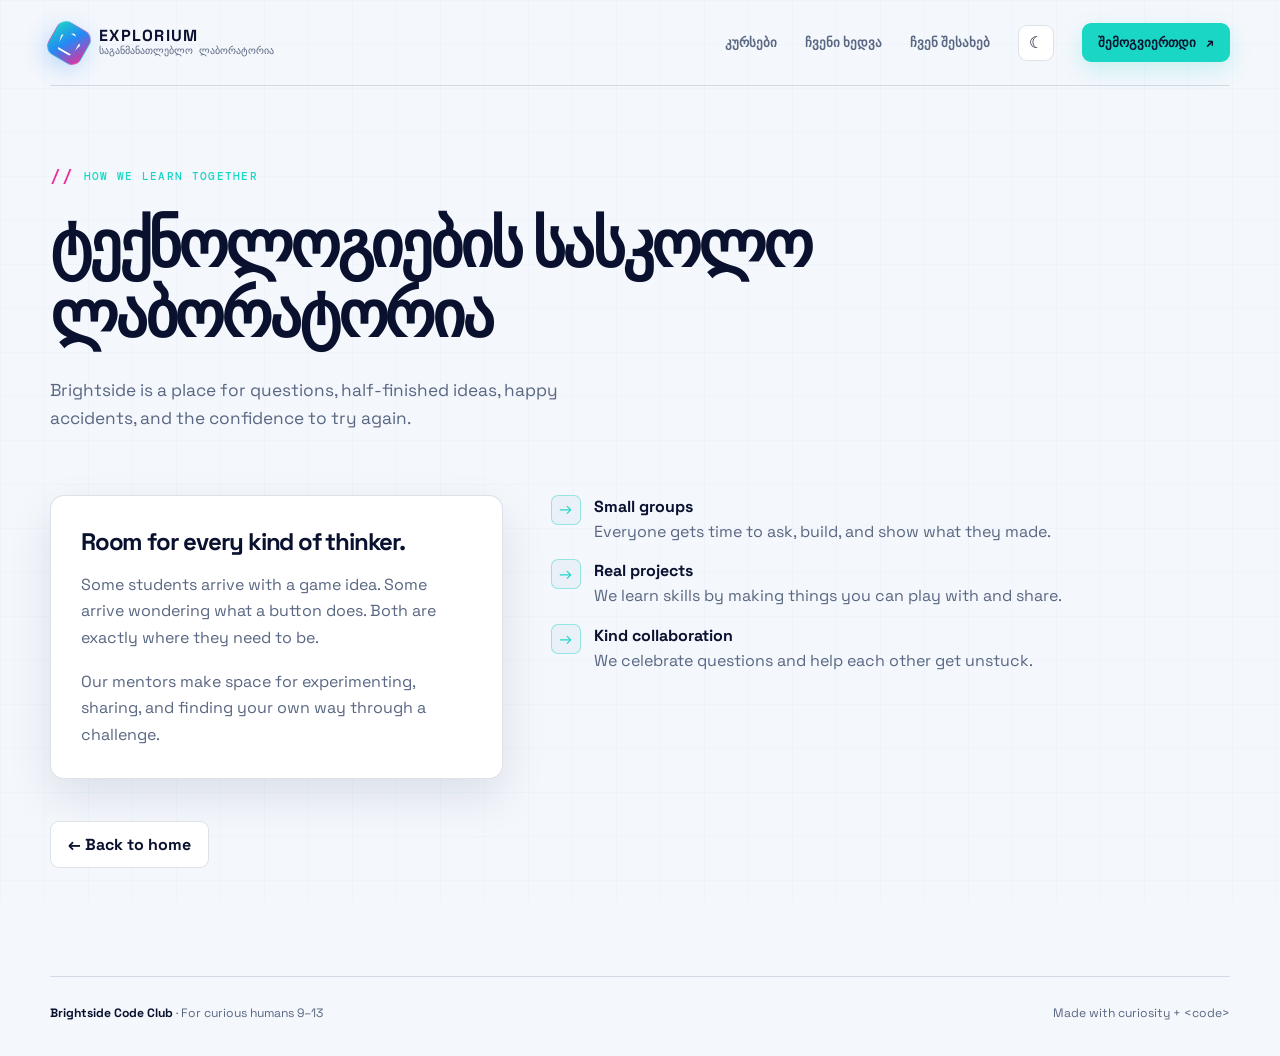
<file: vibe.html>
<!DOCTYPE html>
<html lang="en">
<head>
	<meta charset="UTF-8" />
	<meta name="viewport" content="width=device-width, initial-scale=1.0" />
	<meta name="description" content="Discover the creative, kind, and curious Brightside Code Club approach." />
	<title>Our Vibe | Brightside Code Club</title>
	<link rel="preconnect" href="https://fonts.googleapis.com" />
	<link rel="preconnect" href="https://fonts.gstatic.com" crossorigin />
	<link href="https://fonts.googleapis.com/css2?family=DM+Mono:wght@400;500&family=Space+Grotesk:wght@400;500;600;700&display=swap" rel="stylesheet" />
	<link rel="stylesheet" href="styles.css" />
</head>
<body>
	<header>
		<a class="brand" href="index.html#top" aria-label="Brightside Code Club home"><span class="brand-mark">&lt;/&gt;</span> Brightside Club</a>
		<nav aria-label="Main navigation"><a href="courses.html">Courses</a><a href="vibe.html">Our vibe</a><a href="about.html">About Us</a><button class="theme-toggle" type="button" aria-label="Switch to dark mode" title="Switch to dark mode"><span class="moon-icon" aria-hidden="true">☾</span><span class="sun-icon" aria-hidden="true">☀</span></button><a class="nav-join" href="join.html">Join us <span aria-hidden="true">↗</span></a></nav>
	</header>
	<main class="page-main">
		<section class="page-intro"><p class="eyebrow">How we learn together</p><h1 class="page-title vibe-title">ტექნოლოგიების სასკოლო ლაბორატორია</h1><p class="page-lede">Brightside is a place for questions, half-finished ideas, happy accidents, and the confidence to try again.</p></section>
		<section class="content-layout">
			<div class="content-panel"><h2>Room for every kind of thinker.</h2><p>Some students arrive with a game idea. Some arrive wondering what a button does. Both are exactly where they need to be.</p><p>Our mentors make space for experimenting, sharing, and finding your own way through a challenge.</p></div>
			<ul class="feature-list"><li><div><strong>Small groups</strong>Everyone gets time to ask, build, and show what they made.</div></li><li><div><strong>Real projects</strong>We learn skills by making things you can play with and share.</div></li><li><div><strong>Kind collaboration</strong>We celebrate questions and help each other get unstuck.</div></li></ul>
		</section>
		<a class="back-link" href="index.html#top">← Back to home</a>
	</main>
	<footer><span><strong>Brightside Code Club</strong> · For curious humans 9–13</span><span>Made with curiosity + &lt;code&gt;</span></footer>
	<script src="script.js"></script>
</body>
</html>
</file>
<file: styles.css>
:root {
	--ink: #202337;
	--muted: #5f6479;
	--paper: #fffaf1;
	--pattern: rgba(32, 35, 55, 0.13);
	--coral: #ff735d;
	--aqua: #66d9ca;
	--lemon: #f7db58;
	--lilac: #b9a7ff;
	--line: rgba(32, 35, 55, 0.14);
	--shadow: 0 16px 0 rgba(32, 35, 55, 0.08);
}

body.dark-mode {
	--ink: #fffaf1;
	--muted: #b7bbce;
	--paper: #181a2b;
	--pattern: rgba(255, 250, 241, 0.12);
	--line: rgba(255, 250, 241, 0.18);
	--shadow: 0 16px 0 rgba(0, 0, 0, 0.3);
}

* { box-sizing: border-box; }
html { scroll-behavior: smooth; }
body {
	margin: 0;
	color: var(--ink);
	background: var(--paper);
	font-family: "Space Grotesk", sans-serif;
	overflow-x: hidden;
	transition: color 220ms ease, background-color 220ms ease;
}
body::before {
	content: "";
	position: fixed;
	inset: 0;
	z-index: -2;
	opacity: 0.42;
	background-image: radial-gradient(var(--pattern) 0.8px, transparent 0.8px);
	background-size: 19px 19px;
	pointer-events: none;
}
header, main, footer { width: min(1180px, calc(100% - 48px)); margin: 0 auto; }
header {
	display: flex;
	align-items: center;
	justify-content: space-between;
	padding: 30px 0;
}
.brand {
	display: inline-flex;
	align-items: center;
	gap: 10px;
	color: var(--ink);
	font-size: 0.9rem;
	font-weight: 700;
	letter-spacing: 0.05em;
	text-decoration: none;
	text-transform: uppercase;
}
.brand-mark {
	display: grid;
	width: 34px;
	height: 34px;
	place-items: center;
	border: 2px solid var(--ink);
	border-radius: 11px;
	background: var(--lemon);
	box-shadow: 3px 3px 0 var(--ink);

	body.dark-mode {
		--ink: #fffaf1;
		--muted: #b7bbce;
		--paper: #181a2b;
		--pattern: rgba(255, 250, 241, 0.12);
		--line: rgba(255, 250, 241, 0.18);
		--shadow: 0 16px 0 rgba(0, 0, 0, 0.3);
	}

	font-size: 1.05rem;
}
nav { display: flex; align-items: center; gap: 30px; }
nav a { color: var(--muted); font-size: 0.9rem; font-weight: 600; text-decoration: none; }
nav a:hover { color: var(--ink); }
.theme-toggle {
	display: inline-grid;
	width: 38px;
	height: 38px;
	place-items: center;
	padding: 0;
	color: var(--ink);
	border: 2px solid var(--ink);
	border-radius: 50%;
	background: transparent;
	font-size: 1rem;
	cursor: pointer;
	transition: transform 160ms ease, background-color 160ms ease;
}
.theme-toggle:hover { background: var(--lemon); transform: rotate(12deg); }

	:root {
		--navy-950: #070b24;
		--navy-900: #0b1232;
		--navy-800: #111a43;
		--navy-700: #1c2b62;
		--ink: #09112f;
		--muted: #596782;
		--paper: #f4f7fc;
		--surface: #ffffff;
		--surface-soft: #eaf0f8;
		--line: rgba(20, 43, 91, 0.14);
		--cyan: #19d6c5;
		--blue: #2588f5;
		--magenta: #ef2998;
		--gradient: linear-gradient(120deg, var(--cyan), var(--blue) 48%, var(--magenta));
		--shadow: 0 18px 45px rgba(7, 18, 56, 0.1);
		--radius: 14px;
	}

	* { box-sizing: border-box; }
	html { scroll-behavior: smooth; }
	body {
		margin: 0;
		color: var(--ink);
		background: var(--paper);
		font-family: "Space Grotesk", sans-serif;
		overflow-x: hidden;
		transition: color 220ms ease, background-color 220ms ease;
	}
	body::before {
		content: "";
		position: fixed;
		inset: 0;
		z-index: -2;
		opacity: 0.55;
		background-image: linear-gradient(rgba(37, 136, 245, 0.045) 1px, transparent 1px), linear-gradient(90deg, rgba(37, 136, 245, 0.045) 1px, transparent 1px);
		background-size: 44px 44px;
		pointer-events: none;
	}
	body.dark-mode::before { opacity: 0.22; }

.theme-toggle .sun-icon { display: none; }
.dark-mode .theme-toggle .moon-icon { display: none; }
.dark-mode .theme-toggle .sun-icon { display: inline; }
.nav-join, .hero-button, .back-link {
	display: inline-flex;
	align-items: center;
	justify-content: center;
	color: var(--ink);
	border: 2px solid var(--ink);
	border-radius: 999px;
	background: var(--coral);
	font-weight: 700;
	text-decoration: none;
	box-shadow: 4px 4px 0 var(--ink);
	transition: transform 160ms ease, box-shadow 160ms ease;
}
.nav-join { padding: 10px 19px; font-size: 0.85rem; }
.nav-join:hover, .hero-button:hover, .back-link:hover { transform: translate(2px, 2px); box-shadow: 2px 2px 0 var(--ink); }
.page-main { padding: 65px 0 100px; }
.page-intro { max-width: 760px; }
.eyebrow {
	display: inline-flex;
	align-items: center;
	gap: 8px;
	margin: 0 0 22px;
	color: var(--muted);
	font-family: "DM Mono", monospace;
	font-size: 0.76rem;
	letter-spacing: 0.08em;
	text-transform: uppercase;
}
.eyebrow::before { content: "✦"; color: var(--coral); font-size: 1.15rem; }
.page-title {
	max-width: 820px;
	margin: 0;
	font-size: clamp(3.5rem, 8vw, 7rem);
	font-weight: 700;
	letter-spacing: -0.08em;
	line-height: 0.88;
}
.page-title span { color: var(--coral); }
.vibe-title { font-size: clamp(2.6rem, 5vw, 5.2rem); line-height: 1.12; letter-spacing: -0.04em; }
.page-lede { max-width: 620px; margin: 28px 0 0; color: var(--muted); font-size: 1.12rem; line-height: 1.55; }
.page-grid { display: grid; grid-template-columns: repeat(3, 1fr); gap: 18px; margin-top: 62px; }
.page-card { min-height: 220px; padding: 25px; border: 2px solid var(--ink); border-radius: 18px; box-shadow: var(--shadow); }
.page-card h2, .page-card h3 { margin: 22px 0 10px; font-size: 1.3rem; letter-spacing: -0.04em; }
.page-card p { margin: 0; color: rgba(32, 35, 55, 0.72); font-size: 0.92rem; line-height: 1.5; }
.dark-mode .page-card p { color: rgba(32, 35, 55, 0.82); }
.page-card.aqua { background: var(--aqua); }
.page-card.lemon { background: var(--lemon); }
.page-card.lilac { background: var(--lilac); }
.page-card-label { font: 500 0.75rem "DM Mono", monospace; }
.page-card-icon { display: grid; width: 50px; height: 50px; place-items: center; margin-top: 25px; border: 2px solid var(--ink); border-radius: 50%; background: var(--paper); font-size: 1.35rem; }
.content-layout { display: grid; grid-template-columns: 0.8fr 1.2fr; gap: 50px; align-items: start; margin-top: 65px; }
.content-panel { padding: 28px; border: 2px solid var(--ink); border-radius: 18px; background: var(--paper); box-shadow: var(--shadow); }
.content-panel h2 { margin: 0 0 15px; font-size: 1.55rem; letter-spacing: -0.05em; }
.content-panel p { margin: 0 0 18px; color: var(--muted); line-height: 1.6; }
.content-panel p:last-child { margin-bottom: 0; }
.feature-list { display: grid; gap: 15px; margin: 0; padding: 0; list-style: none; }
.feature-list li { display: grid; grid-template-columns: 32px 1fr; gap: 12px; align-items: start; color: var(--muted); line-height: 1.5; }
.feature-list strong { display: block; color: var(--ink); }
.feature-list li::before { content: "✦"; display: grid; width: 30px; height: 30px; place-items: center; border: 2px solid var(--ink); border-radius: 50%; background: var(--lemon); color: var(--ink); }
.back-link { gap: 10px; margin-top: 42px; padding: 13px 19px; background: var(--paper); }
.course-detail { max-width: 900px; }
.course-detail .course-flag { display: inline-block; padding: 8px 12px; border: 2px solid var(--ink); border-radius: 999px; background: var(--lemon); font: 500 0.7rem "DM Mono", monospace; letter-spacing: 0.06em; text-transform: uppercase; }
.course-detail h1 { margin: 25px 0 22px; font-size: clamp(3.6rem, 8vw, 7.4rem); letter-spacing: -0.08em; line-height: 0.88; }
.course-detail h1 span { color: var(--coral); }
.course-detail .course-lede { max-width: 620px; margin: 0; color: var(--muted); font-size: 1.15rem; line-height: 1.55; }
.detail-band { display: grid; grid-template-columns: repeat(3, 1fr); gap: 15px; margin-top: 56px; }
.detail-stat { padding: 21px; border-top: 2px solid var(--ink); }
.detail-stat strong { display: block; margin-bottom: 6px; font-size: 1.05rem; }
.detail-stat span { color: var(--muted); font: 0.75rem "DM Mono", monospace; }
footer { display: flex; justify-content: space-between; padding: 28px 0 35px; border-top: 1px solid var(--line); color: var(--muted); font-size: 0.8rem; }
footer strong { color: var(--ink); }
@media (max-width: 760px) {
	header, main, footer { width: min(100% - 34px, 520px); }
	header { padding: 20px 0; }
	nav a { display: none; }
	.page-main { padding: 55px 0 75px; }
	.page-grid, .content-layout, .detail-band { grid-template-columns: 1fr; gap: 15px; }
	.page-title, .course-detail h1 { font-size: clamp(3.8rem, 18vw, 6rem); }
	.vibe-title { font-size: clamp(2.4rem, 12vw, 4rem); line-height: 1.14; }
	.page-card { min-height: 195px; }
	.content-layout { margin-top: 45px; }
	footer { display: block; line-height: 1.8; }
}
@media (prefers-reduced-motion: reduce) {
	*, *::before, *::after { scroll-behavior: auto !important; transition: none !important; }
}

/* Explorium visual system */
:root {
	--ink: #09112f;
	--muted: #596782;
	--paper: #f4f7fc;
	--surface: #ffffff;
	--surface-soft: #eaf0f8;
	--line: rgba(20, 43, 91, 0.14);
	--cyan: #19d6c5;
	--blue: #2588f5;
	--magenta: #ef2998;
	--gradient: linear-gradient(120deg, var(--cyan), var(--blue) 48%, var(--magenta));
	--shadow: 0 18px 45px rgba(7, 18, 56, 0.1);
	--radius: 14px;
}
body.dark-mode {
	--ink: #f4f7fc;
	--muted: #9aa8c5;
	--paper: #070b24;
	--surface: #0d1538;
	--surface-soft: #111d47;
	--line: rgba(175, 204, 255, 0.16);
	--shadow: 0 20px 55px rgba(0, 0, 0, 0.3);
}
body { color: var(--ink); background: var(--paper); transition: color 220ms ease, background-color 220ms ease; }
body::before { opacity: 0.55; background-image: linear-gradient(rgba(37, 136, 245, 0.045) 1px, transparent 1px), linear-gradient(90deg, rgba(37, 136, 245, 0.045) 1px, transparent 1px); background-size: 44px 44px; }
body.dark-mode::before { opacity: 0.22; }
header { padding: 23px 0; border-bottom: 1px solid var(--line); }
.brand { gap: 11px; color: var(--ink); letter-spacing: 0; text-transform: none; }
.brand-mark { position: relative; width: 38px; height: 38px; flex-shrink: 0; border: 1px solid rgba(255,255,255,0.2); border-radius: 11px; background: var(--gradient); box-shadow: 0 7px 22px rgba(37, 136, 245, 0.25); font-size: 0; transform: rotate(30deg); }
.brand-mark::before { content: ""; width: 18px; height: 18px; border: 2px solid white; border-radius: 5px; clip-path: polygon(50% 0, 100% 35%, 80% 100%, 20% 100%, 0 35%); }
.brand-copy { display: grid; gap: 1px; }
.brand-copy strong { font-size: 1rem; letter-spacing: 0.08em; line-height: 1; text-transform: uppercase; }
.brand-copy small { color: var(--muted); font: 0.61rem/1.2 "DM Mono", monospace; }
nav { gap: 28px; }
nav a { color: var(--muted); font-size: 0.82rem; }
nav a:hover { color: var(--cyan); }
.theme-toggle { width: 36px; height: 36px; color: var(--ink); border: 1px solid var(--line); border-radius: 9px; background: var(--surface); transition: border-color 160ms ease, transform 160ms ease; }
.theme-toggle:hover { background: var(--surface); border-color: var(--cyan); transform: translateY(-2px); }
.nav-join, .hero-button, .back-link { gap: 10px; color: #06132f; border: 0; border-radius: 9px; background: var(--cyan); box-shadow: 0 8px 22px rgba(25, 214, 197, 0.2); transition: transform 160ms ease, box-shadow 160ms ease; }
.nav-join { padding: 11px 16px; font-size: 0.8rem; }
.nav-join:hover, .hero-button:hover, .back-link:hover { transform: translateY(-2px); box-shadow: 0 12px 26px rgba(25, 214, 197, 0.28); }
.hero { position: relative; min-height: 600px; grid-template-columns: 1.05fr 0.95fr; gap: 70px; padding: 85px 0 100px; }
.hero::before { content: ""; position: absolute; top: 14%; right: -8%; width: 360px; height: 360px; border: 1px solid rgba(37, 136, 245, 0.18); border-radius: 50%; pointer-events: none; }
.hero::after { content: ""; position: absolute; top: 20%; right: 3%; width: 9px; height: 9px; border-radius: 50%; background: var(--magenta); box-shadow: 0 0 22px var(--magenta); }
.eyebrow { gap: 9px; color: var(--cyan); font: 500 0.68rem "DM Mono", monospace; letter-spacing: 0.12em; }
.eyebrow::before { content: "//"; color: var(--magenta); }
h1, .page-title, .course-detail h1 { color: var(--ink); font-size: clamp(3.6rem, 7.5vw, 7.2rem); letter-spacing: -0.075em; line-height: 0.92; }
h1 span, .page-title span, .course-detail h1 span { color: var(--blue); }
.hero-copy, .page-lede, .course-detail .course-lede { max-width: 550px; margin: 28px 0 34px; color: var(--muted); font-size: 1.08rem; line-height: 1.65; }
.hero-button { padding: 14px 18px; font-size: 0.9rem; }
.hero-button span { background: var(--blue); color: white; }
.hero-art { min-height: 420px; isolation: isolate; }
.hero-art::before { content: ""; position: absolute; inset: 12% 5% 10% 10%; z-index: -1; border: 1px solid rgba(37, 136, 245, 0.3); border-radius: 50%; transform: rotate(-22deg); }
.hero-art::after { content: ""; position: absolute; inset: 22% 13% 18% 19%; z-index: -1; border: 1px solid rgba(239, 41, 152, 0.3); border-radius: 50%; transform: rotate(28deg); }
.orbit, .orbit-two { border: 1px solid rgba(25, 214, 197, 0.4); }
.orbit { top: 10%; left: 5%; width: 94%; height: 76%; transform: rotate(28deg); }
.orbit-two { top: 24%; left: 19%; width: 70%; height: 54%; border-color: rgba(239, 41, 152, 0.4); transform: rotate(-34deg); }
.code-window { top: 17%; left: 17%; width: 70%; border: 1px solid rgba(126, 178, 255, 0.32); border-radius: 13px; background: #0b1232; box-shadow: 0 24px 60px rgba(5, 15, 48, 0.28); }
.window-top { justify-content: space-between; border-bottom: 1px solid rgba(126, 178, 255, 0.22); background: rgba(255,255,255,0.04); }
.window-top::after { content: "EXPLORIUM / LAB"; color: #7e9ad0; font: 0.55rem "DM Mono", monospace; letter-spacing: 0.1em; }
.window-top i { border-color: rgba(255,255,255,0.65); background: var(--cyan); }
.window-top i + i { background: var(--blue); }
.window-top i + i + i { background: var(--magenta); }
.code-window pre { color: #dce8ff; font-size: 0.78rem; }
.code-window .tag { color: var(--cyan); }
.code-window .value { color: #f46ebd; }
.sticker { border: 1px solid rgba(255,255,255,0.25); box-shadow: 0 12px 30px rgba(5, 15, 48, 0.25); }
.sticker-bolt { width: 54px; height: 54px; background: var(--gradient); }
.sticker-plus { width: 43px; height: 43px; border-radius: 10px; background: #111a43; color: var(--cyan); }
.sticker-code { padding: 9px 12px; border-radius: 7px; background: #0b1232; color: #9eb7e7; font-size: 0.62rem; }
.courses-section { padding: 74px 0 105px; border-top: 1px solid var(--line); }
.section-heading h2 { max-width: 500px; font-size: clamp(2rem, 4vw, 3.4rem); }
.section-note { max-width: 275px; color: var(--muted); font-size: 0.88rem; line-height: 1.6; }
.course-grid { gap: 17px; }
.course-card, .page-card { position: relative; min-height: 285px; padding: 25px; color: var(--ink); border: 1px solid var(--line); border-radius: var(--radius); background: var(--surface); box-shadow: var(--shadow); overflow: hidden; transition: transform 180ms ease, border-color 180ms ease; }
.course-card::before, .page-card::before { content: ""; position: absolute; top: 0; left: 0; width: 54px; height: 3px; background: var(--gradient); }
.course-card:hover, .page-card:hover { border-color: rgba(37, 136, 245, 0.45); transform: translateY(-5px); }
.course-card:nth-child(2)::before { background: linear-gradient(90deg, var(--blue), var(--cyan)); }
.course-card:nth-child(3)::before { background: linear-gradient(90deg, var(--magenta), var(--blue)); }
.card-number, .page-card-label { color: var(--muted); font: 500 0.68rem "DM Mono", monospace; letter-spacing: 0.08em; }
.course-icon, .page-card-icon { width: 48px; height: 48px; margin: 33px 0 24px; border: 1px solid rgba(37, 136, 245, 0.35); border-radius: 10px; background: var(--surface-soft); color: var(--blue); font-size: 0; }
.course-icon::before, .page-card-icon::before { font: 600 0.9rem "DM Mono", monospace; }
.course-card:nth-child(1) .course-icon::before, .page-card:nth-child(1) .page-card-icon::before { content: "</>"; }
.course-card:nth-child(2) .course-icon::before, .page-card:nth-child(2) .page-card-icon::before { content: "PY"; color: var(--cyan); }
.course-card:nth-child(3) .course-icon::before, .page-card:nth-child(3) .page-card-icon::before { content: "AI"; color: var(--magenta); }
.course-card h3, .page-card h2, .page-card h3 { margin: 0 0 10px; font-size: 1.35rem; }
.course-card p, .page-card p { max-width: 260px; color: var(--muted); font-size: 0.88rem; line-height: 1.55; }
.course-tag { color: var(--blue); font: 500 0.65rem "DM Mono", monospace; }
.page-main { padding: 78px 0 108px; }
.page-title { max-width: 850px; }
.vibe-title { font-size: clamp(2.6rem, 5vw, 5.2rem); line-height: 1.1; letter-spacing: -0.05em; }
.page-lede { margin-top: 25px; }
.page-grid { gap: 17px; margin-top: 62px; }
.page-card { min-height: 220px; }
.page-card.aqua, .page-card.lemon, .page-card.lilac { background: var(--surface); }
.content-layout { gap: 48px; margin-top: 62px; }
.content-panel { padding: 30px; border: 1px solid var(--line); border-radius: var(--radius); background: var(--surface); box-shadow: var(--shadow); }
.content-panel h2 { font-size: 1.5rem; }
.content-panel p { color: var(--muted); line-height: 1.65; }
.feature-list li { grid-template-columns: 30px 1fr; gap: 13px; color: var(--muted); line-height: 1.55; }
.feature-list strong { color: var(--ink); }
.feature-list li::before { content: "→"; width: 28px; height: 28px; border: 1px solid rgba(25, 214, 197, 0.42); border-radius: 7px; background: var(--surface-soft); color: var(--cyan); }
.back-link { padding: 12px 17px; color: var(--ink); border: 1px solid var(--line); background: var(--surface); box-shadow: none; }
.course-detail .course-flag { padding: 7px 10px; color: var(--cyan); border: 1px solid rgba(25, 214, 197, 0.32); border-radius: 6px; background: var(--surface-soft); }
.course-detail .course-lede { max-width: 650px; margin: 0; }
.detail-band { gap: 15px; margin-top: 53px; }
.detail-stat { padding: 20px 0; border-top: 1px solid var(--line); }
.detail-stat strong { font-size: 1rem; }
.detail-stat span { color: var(--muted); }
footer { padding: 28px 0 35px; border-top: 1px solid var(--line); color: var(--muted); font-size: 0.76rem; }
footer strong { color: var(--ink); }

@media (max-width: 760px) {
	header, main, footer { width: min(100% - 34px, 520px); }
	header { padding: 17px 0; gap: 8px; }
	.brand { min-width: 0; flex: 1; gap: 8px; }
	.brand-mark { width: 32px; height: 32px; }
	.brand-copy { min-width: 0; }
	.brand-copy strong { font-size: 0.82rem; }
	.brand-copy small { display: none; }
	nav { flex-shrink: 0; gap: 8px; }
	nav a:not(.nav-join) { display: none; }
	.nav-join { padding: 8px 9px; font-size: 0.62rem; white-space: nowrap; }
	.hero { display: block; min-height: 0; padding: 68px 0 75px; }
	.hero::before { display: none; }
	h1 { font-size: clamp(3.6rem, 17vw, 6rem); }
	.hero-art { min-height: 325px; margin-top: 48px; overflow: hidden; }
	.code-window { left: 9%; width: 82%; }
	.courses-section { padding: 62px 0 78px; }
	.section-heading { display: block; }
	.section-note { margin-top: 16px; }
	.course-grid, .page-grid, .content-layout, .detail-band { grid-template-columns: 1fr; gap: 14px; }
	.course-card { min-height: 215px; }
	.page-main { padding: 58px 0 78px; }
	.page-title, .course-detail h1 { font-size: clamp(3.45rem, 16vw, 5.6rem); }
	.vibe-title { font-size: clamp(2.2rem, 11vw, 4rem); line-height: 1.16; }
	.content-layout { margin-top: 44px; }
	.detail-band { margin-top: 40px; }
	footer { display: block; line-height: 1.8; }
}
</file>
